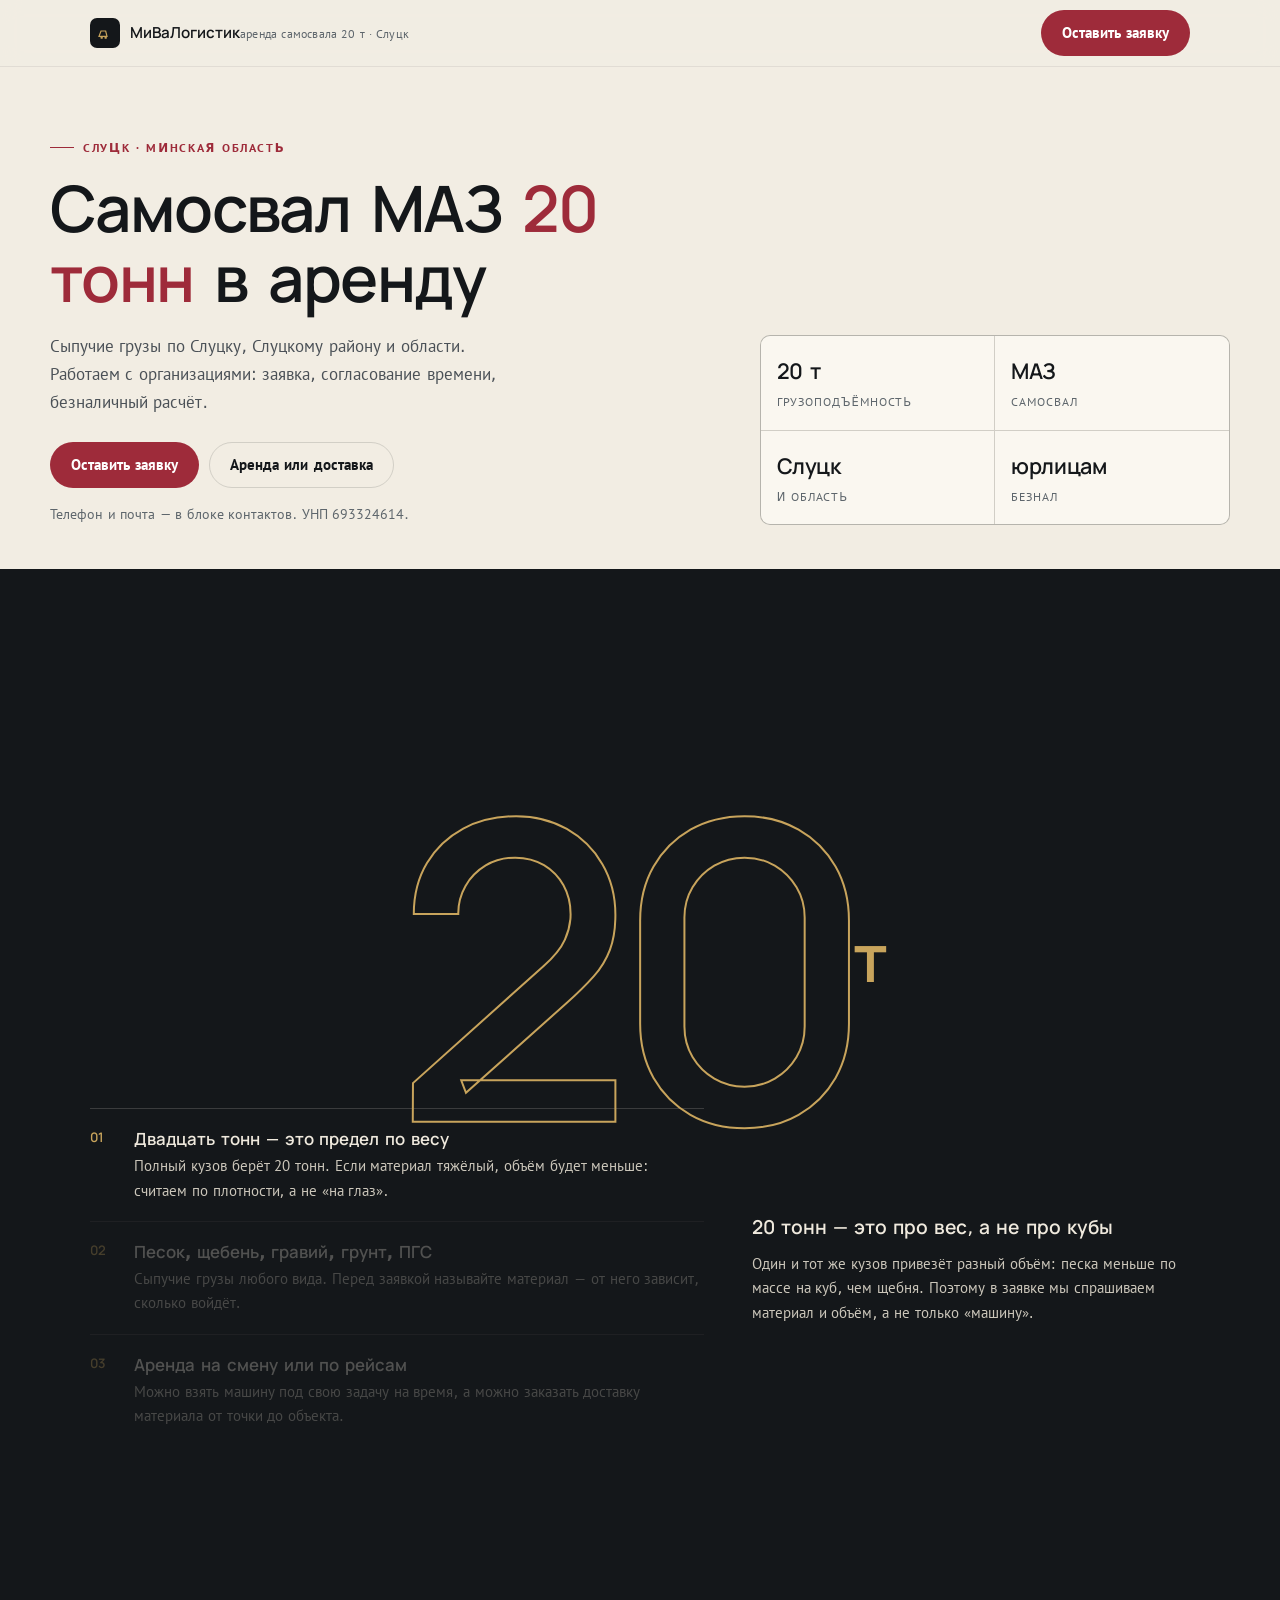
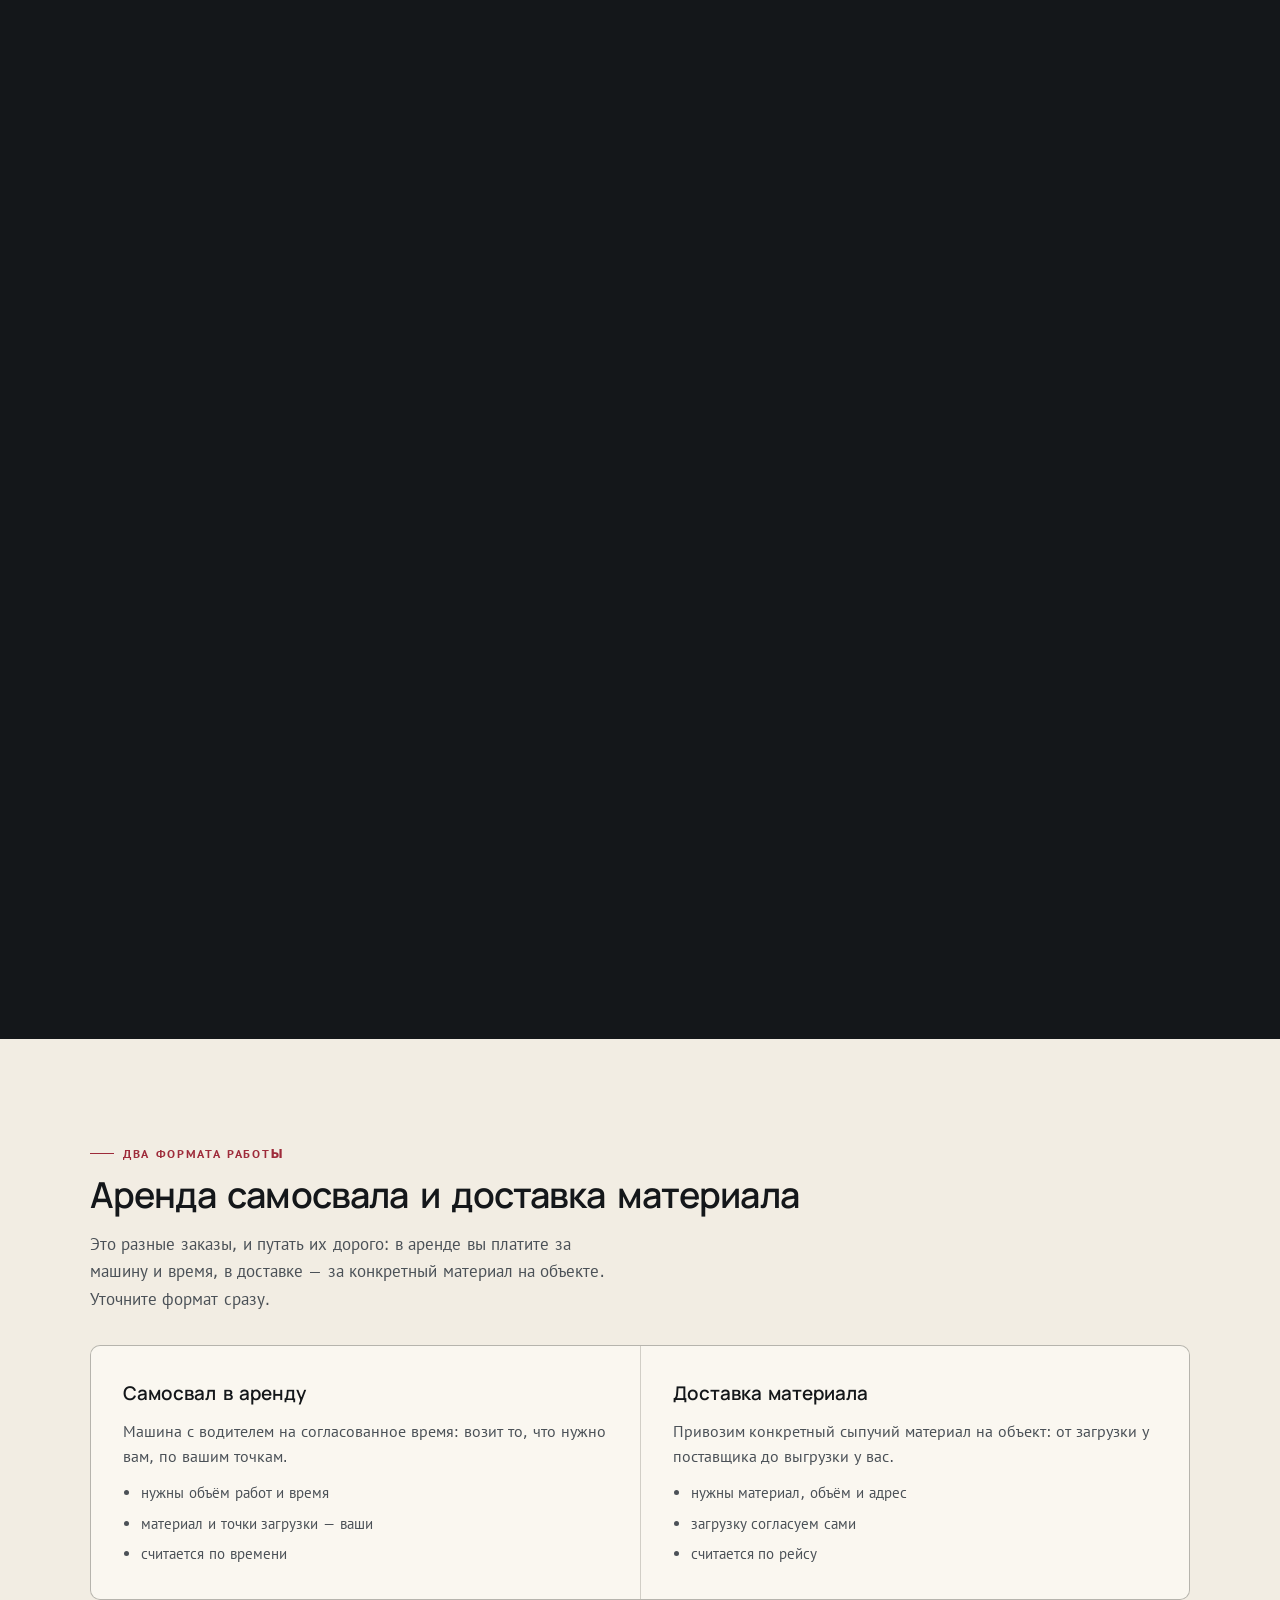
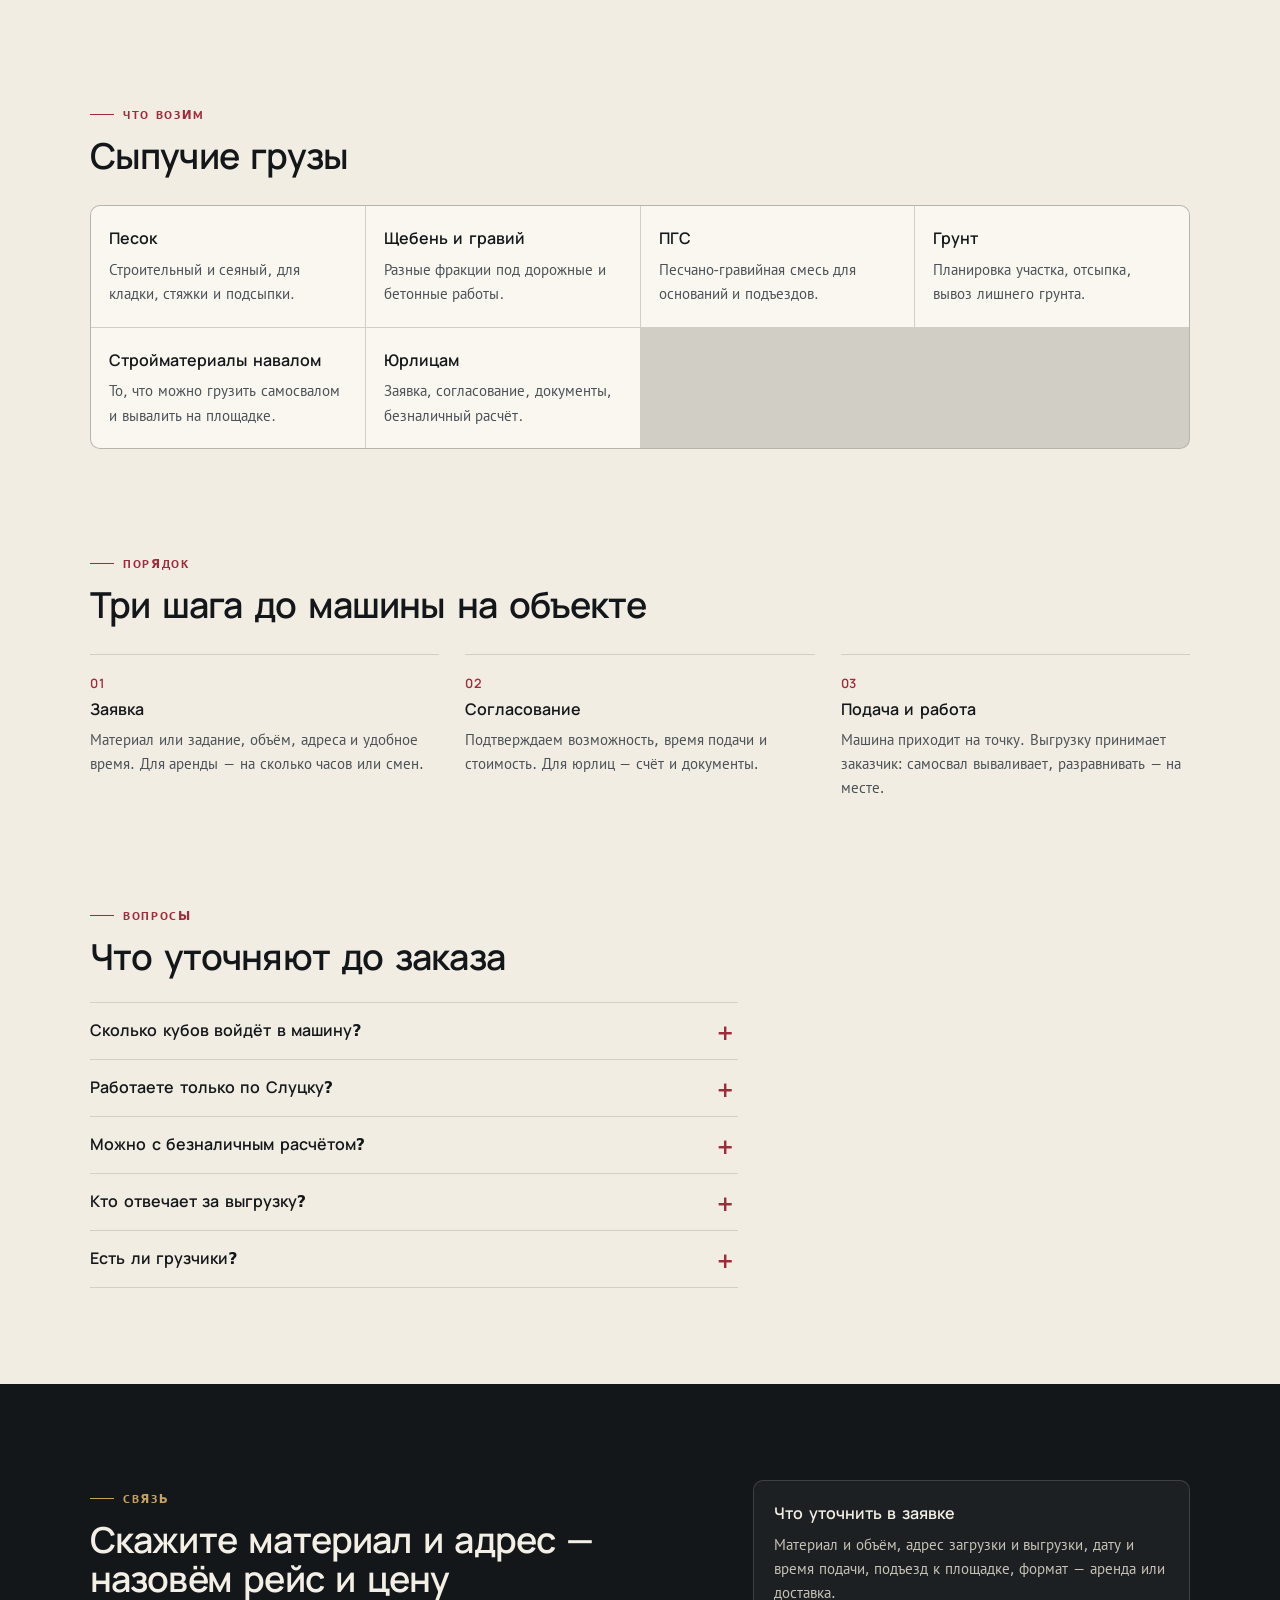
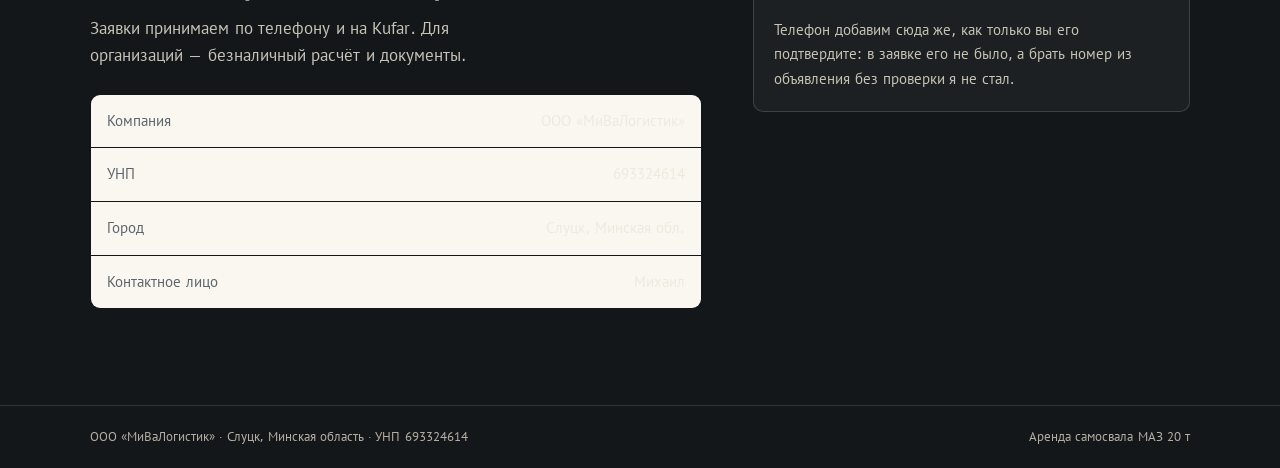
<file: index.html>
<!DOCTYPE html>
<html lang="ru">
<head>
<meta charset="UTF-8">
<meta name="viewport" content="width=device-width, initial-scale=1">
<title>Аренда самосвала МАЗ 20 тонн в Слуцке — доставка сыпучих грузов | МиВаЛогистик</title>
<meta name="description" content="ООО «МиВаЛогистик»: аренда самосвала МАЗ 20 тонн и доставка сыпучих грузов по Слуцку и Минской области. Работа с юрлицами, безналичный расчёт.">
<link rel="icon" href="favicon.svg" type="image/svg+xml">
<meta property="og:type" content="website">
<meta property="og:title" content="Аренда самосвала МАЗ 20 тонн — Слуцк">
<meta property="og:locale" content="ru_RU">
<style>
@font-face{font-family:'Manrope';font-style:normal;font-weight:600;font-display:swap;src:url('fonts/manrope-cyrillic-600.woff2') format('woff2');unicode-range:U+0301, U+0400-045F, U+0490-0491, U+04B0-04B1, U+2116}
@font-face{font-family:'Manrope';font-style:normal;font-weight:600;font-display:swap;src:url('fonts/manrope-latin-600.woff2') format('woff2');unicode-range:U+0000-00FF, U+0131, U+0152-0153, U+2000-206F, U+20AC, U+2122}
@font-face{font-family:'PT Sans';font-style:normal;font-weight:400;font-display:swap;src:url('fonts/pt-sans-cyrillic-400.woff2') format('woff2');unicode-range:U+0301, U+0400-045F, U+0490-0491, U+04B0-04B1, U+2116}
@font-face{font-family:'PT Sans';font-style:normal;font-weight:400;font-display:swap;src:url('fonts/pt-sans-latin-400.woff2') format('woff2');unicode-range:U+0000-00FF, U+0131, U+0152-0153, U+2000-206F, U+20AC, U+2122}
@font-face{font-family:'PT Sans';font-style:normal;font-weight:700;font-display:swap;src:url('fonts/pt-sans-cyrillic-700.woff2') format('woff2');unicode-range:U+0301, U+0400-045F, U+0490-0491, U+04B0-04B1, U+2116}
@font-face{font-family:'PT Sans';font-style:normal;font-weight:700;font-display:swap;src:url('fonts/pt-sans-latin-700.woff2') format('woff2');unicode-range:U+0000-00FF, U+0131, U+0152-0153, U+2000-206F, U+20AC, U+2122}

:root{
 --paper:#f2ede3; --paper2:#faf7f0; --ink:#14171a; --ink2:#4b5157; --ink3:#5e666c;
 --line:rgba(20,23,26,.14); --line2:rgba(20,23,26,.08);
 --krap:#9e2b3a; --krap-d:#7d2130; --gold:#c8a45c;
 --r:10px; --f:"Manrope",system-ui,sans-serif; --fb:"PT Sans",system-ui,sans-serif;
}
*{margin:0;padding:0;box-sizing:border-box}
html{-webkit-text-size-adjust:100%;scroll-behavior:smooth}
body{font-family:var(--fb);background:var(--paper);color:var(--ink);font-size:1.0625rem;line-height:1.62;overflow-x:hidden;-webkit-font-smoothing:antialiased}
a{color:inherit;text-decoration:none}
img{max-width:100%;display:block}
.wrap{max-width:1180px;margin:0 auto;padding:0 clamp(18px,4vw,40px)}
h1,h2,h3{font-family:var(--f);font-weight:600;line-height:1.1;letter-spacing:-.025em;overflow-wrap:anywhere}
h1{font-size:clamp(2.2rem,5vw,4rem)}
h2{font-size:clamp(1.5rem,2.8vw,2.25rem)}
.kick{display:inline-flex;align-items:center;gap:9px;font-size:.74rem;letter-spacing:.14em;text-transform:uppercase;color:var(--krap);font-weight:600}
.kick::before{content:"";width:24px;height:1px;background:currentColor}
.dark .kick{color:var(--gold)}
.hdr{position:sticky;top:0;z-index:60;background:rgba(242,237,227,.93);backdrop-filter:blur(10px);border-bottom:1px solid var(--line2)}
.hrow{display:flex;align-items:center;justify-content:space-between;gap:14px;min-height:66px}
.logo{display:flex;align-items:center;gap:10px;min-width:0;overflow:hidden}
.logo i{width:30px;height:30px;border-radius:7px;background:var(--ink);display:grid;place-items:center;flex:none}
.lg-t{font-family:var(--f);font-weight:600;font-size:.95rem;white-space:nowrap;overflow:hidden;text-overflow:ellipsis}
.lg-s{font-size:.72rem;color:var(--ink3);letter-spacing:.02em}
.btn{display:inline-flex;align-items:center;justify-content:center;gap:9px;min-height:46px;padding:0 20px;border-radius:999px;font-weight:600;font-size:.94rem;border:1px solid transparent;transition:background .18s cubic-bezier(.16,1,.3,1),color .18s,border-color .18s;cursor:pointer;font-family:var(--fb)}
.btn-acc{background:var(--krap);color:#fff}
.btn-acc:hover{background:var(--krap-d)}
.btn-ghost{border-color:var(--line);color:var(--ink)}
.btn-ghost:hover{background:rgba(20,23,26,.05)}
a:focus-visible,button:focus-visible,summary:focus-visible{outline:2px solid var(--krap);outline-offset:3px;border-radius:6px}
.hero{padding:clamp(34px,5vw,62px) 0 clamp(26px,4vw,44px);display:grid;grid-template-columns:minmax(0,7fr) minmax(0,5fr);gap:clamp(22px,4vw,52px);align-items:end}
.hero h1{margin:16px 0 0}
.hero h1 em{font-style:normal;color:var(--krap)}
.lead{margin-top:18px;max-width:52ch;color:var(--ink2);font-size:1.08rem}
.hero-cta{display:flex;flex-wrap:wrap;gap:10px;margin-top:26px}
.hnote{margin-top:14px;font-size:.9rem;color:var(--ink3)}
.facts{display:grid;grid-template-columns:repeat(2,minmax(0,1fr));gap:1px;background:var(--line);border:1px solid var(--line);border-radius:var(--r);overflow:hidden}
.facts div{background:var(--paper2);padding:18px 16px}
.facts b{display:block;font-family:var(--f);font-size:1.35rem;font-weight:600;letter-spacing:-.02em;font-variant-numeric:tabular-nums}
.facts span{display:block;font-size:.72rem;letter-spacing:.08em;text-transform:uppercase;color:var(--ink3);margin-top:4px;overflow-wrap:anywhere}
.pin{position:relative;height:230vh;background:var(--ink);color:#efe9dd}
.stage{position:sticky;top:0;height:100vh;overflow:hidden;display:flex;flex-direction:column;justify-content:center;padding:clamp(20px,4vw,44px) 0}
.num{font-family:var(--f);font-weight:600;font-size:clamp(9rem,34vw,26rem);line-height:.78;letter-spacing:-.06em;color:transparent;-webkit-text-stroke:2px var(--gold);font-variant-numeric:tabular-nums;transition:none}
.num small{font-size:.16em;letter-spacing:0;-webkit-text-stroke:0;color:var(--gold);vertical-align:super}
.st-grid{display:grid;grid-template-columns:minmax(0,7fr) minmax(0,5fr);gap:clamp(20px,4vw,48px);align-items:center;margin-top:-2vh}
.st-list{list-style:none;display:grid;gap:18px}
.st-list li{display:grid;grid-template-columns:32px 1fr;gap:12px;padding-top:16px;border-top:1px solid rgba(239,233,221,.18);opacity:.28;transition:opacity .32s cubic-bezier(.16,1,.3,1)}
.st-list li.on{opacity:1}
.st-list b{display:block;font-family:var(--f);font-weight:600;font-size:1.05rem}
.st-list p{color:#cbc6ba;font-size:.94rem;margin-top:2px}
.st-list i{font-style:normal;font-family:var(--f);font-size:.82rem;color:var(--gold);padding-top:2px}
.st-side p{color:#cbc6ba;font-size:.96rem}
.st-side .big{font-family:var(--f);font-size:1.2rem;color:#efe9dd;margin-bottom:8px}
.blk{padding:clamp(54px,7.5vw,96px) 0}
.blk-lead{margin-top:16px;max-width:60ch;color:var(--ink2)}
.modes{display:grid;grid-template-columns:repeat(2,minmax(0,1fr));gap:1px;background:var(--line);border:1px solid var(--line);border-radius:var(--r);overflow:hidden;margin-top:32px}
.mode{background:var(--paper2);padding:clamp(20px,3vw,32px)}
.mode b{display:block;font-family:var(--f);font-size:1.18rem;margin-bottom:10px}
.mode p{color:var(--ink2);font-size:.97rem}
.mode ul{margin-top:12px;padding-left:18px;color:var(--ink2);font-size:.95rem}
.mode li{margin-top:6px}
.grid3{display:grid;grid-template-columns:repeat(auto-fit,minmax(220px,1fr));gap:1px;background:var(--line);border:1px solid var(--line);border-radius:var(--r);overflow:hidden;margin-top:30px}
.grid3 div{background:var(--paper2);padding:20px 18px}
.grid3 b{display:block;font-family:var(--f);font-size:1rem;margin-bottom:6px}
.grid3 p{font-size:.93rem;color:var(--ink2)}
.steps{list-style:none;display:grid;grid-template-columns:repeat(3,minmax(0,1fr));gap:clamp(14px,2.4vw,26px);margin-top:30px}
.steps li{border-top:1px solid var(--line);padding-top:14px}
.steps b{display:block;font-family:var(--f);font-size:1rem;margin-bottom:5px}
.steps p{color:var(--ink2);font-size:.94rem}
.steps .no{font-family:var(--f);font-size:.8rem;color:var(--krap);letter-spacing:.06em}
.faq{margin-top:26px;border-top:1px solid var(--line);max-width:72ch}
.faq details{border-bottom:1px solid var(--line)}
.faq summary{cursor:pointer;list-style:none;padding:15px 30px 15px 0;position:relative;font-family:var(--f);font-weight:600;font-size:1rem}
.faq summary::-webkit-details-marker{display:none}
.faq summary::after{content:"+";position:absolute;right:4px;top:13px;font-size:1.3rem;color:var(--krap);transition:transform .2s}
.faq details[open] summary::after{transform:rotate(45deg)}
.faq p{padding:0 0 16px;color:var(--ink2);font-size:.96rem;max-width:66ch}
.dark{background:var(--ink);color:#efe9dd;padding:clamp(54px,7.5vw,96px) 0}
.dark h2{color:#f4efe4}
.cont{display:grid;grid-template-columns:minmax(0,7fr) minmax(0,5fr);gap:clamp(22px,4vw,52px);align-items:start}
.cbox{border:1px solid rgba(239,233,221,.16);border-radius:var(--r);padding:20px;background:rgba(255,255,255,.04)}
.cbox b{display:block;font-family:var(--f);font-size:1rem;margin-bottom:6px;color:#f4efe4}
.cbox p{color:#c7c2b6;font-size:.94rem}
.crow{display:grid;gap:1px;background:var(--line);border:1px solid var(--line);border-radius:var(--r);overflow:hidden;margin-top:24px}
.crow div{background:var(--paper2);padding:14px 16px;display:flex;justify-content:space-between;gap:12px;font-size:.95rem}
.crow span:first-child{color:var(--ink3)}
.crow span:last-child{font-variant-numeric:tabular-nums;text-align:right}
footer{background:var(--ink);border-top:1px solid rgba(239,233,221,.14);padding:20px 0}
.frow{display:flex;flex-wrap:wrap;justify-content:space-between;gap:8px;font-size:.82rem;color:#b4aea2}
.frow a{color:#b4aea2}
.frow a:hover{color:#fff}
@media(max-width:860px){
 .hero,.st-grid,.cont,.modes,.steps{grid-template-columns:minmax(0,1fr)}
 .facts{order:2}
 .pin{height:200vh}
 .num{font-size:clamp(7rem,38vw,12rem)}
 .st-grid{gap:16px;margin-top:8px}
 .st-list li{padding-top:10px}
}
@media(max-width:430px){.lg-s{display:none}.lg-t{white-space:normal;line-height:1.1}}
@media(prefers-reduced-motion:reduce){*{transition:none!important;animation:none!important}html{scroll-behavior:auto}}
</style>
</head>
<body id="top">
<header class="hdr">
  <div class="wrap hrow">
    <a class="logo" href="#top">
      <i><svg viewBox="0 0 24 24" width="16" height="16" aria-hidden="true"><path d="M3 17h12l-2-8H6l-3 8Z" fill="none" stroke="#c8a45c" stroke-width="1.8"/><circle cx="7" cy="19" r="1.8" fill="#c8a45c"/><circle cx="13" cy="19" r="1.8" fill="#c8a45c"/></svg></i>
      <span><span class="lg-t">МиВаЛогистик</span><span class="lg-s">аренда самосвала 20 т · Слуцк</span></span>
    </a>
    <a class="btn btn-acc" href="#contacts">Оставить заявку</a>
  </div>
</header>
<main>
<section class="hero wrap">
  <div>
    <div class="kick">Слуцк · Минская область</div>
    <h1>Самосвал МАЗ <em>20 тонн</em> в аренду</h1>
    <p class="lead">Сыпучие грузы по Слуцку, Слуцкому району и области. Работаем с организациями: заявка, согласование времени, безналичный расчёт.</p>
    <div class="hero-cta">
      <a class="btn btn-acc" href="#contacts">Оставить заявку</a>
      <a class="btn btn-ghost" href="#arenda">Аренда или доставка</a>
    </div>
    <p class="hnote">Телефон и почта — в блоке контактов. УНП 693324614.</p>
  </div>
  <div class="facts">
    <div><b>20 т</b><span>грузоподъёмность</span></div>
    <div><b>МАЗ</b><span>самосвал</span></div>
    <div><b>Слуцк</b><span>и область</span></div>
    <div><b>юрлицам</b><span>безнал</span></div>
  </div>
</section>
<section class="pin dark" id="dvadcat">
  <div class="stage">
    <div class="wrap">
      <div class="num" id="num">20<small>т</small></div>
    </div>
    <div class="wrap st-grid">
      <ul class="st-list" id="list">
        <li><i>01</i><div><b>Двадцать тонн — это предел по весу</b><p>Полный кузов берёт 20 тонн. Если материал тяжёлый, объём будет меньше: считаем по плотности, а не «на глаз».</p></div></li>
        <li><i>02</i><div><b>Песок, щебень, гравий, грунт, ПГС</b><p>Сыпучие грузы любого вида. Перед заявкой называйте материал — от него зависит, сколько войдёт.</p></div></li>
        <li><i>03</i><div><b>Аренда на смену или по рейсам</b><p>Можно взять машину под свою задачу на время, а можно заказать доставку материала от точки до объекта.</p></div></li>
      </ul>
      <div class="st-side">
        <p class="big" id="sideBig">20 тонн — это про вес, а не про кубы</p>
        <p id="sideP">Один и тот же кузов привезёт разный объём: песка меньше по массе на куб, чем, скажем, щебня. Поэтому в заявке мы спрашиваем материал и объём, а не только «машину».</p>
      </div>
    </div>
  </div>
</section>
<section class="blk" id="arenda">
  <div class="wrap">
    <div class="kick">Два формата работы</div>
    <h2 style="margin-top:12px">Аренда самосвала и доставка материала</h2>
    <p class="blk-lead">Это разные заказы, и путать их дорого: в аренде вы платите за машину и время, в доставке — за конкретный материал на объекте. Уточните формат сразу.</p>
    <div class="modes">
      <div class="mode">
        <b>Самосвал в аренду</b>
        <p>Машина с водителем на согласованное время: возит то, что нужно вам, по вашим точкам.</p>
        <ul><li>нужны объём работ и время</li><li>материал и точки загрузки — ваши</li><li>считается по времени</li></ul>
      </div>
      <div class="mode">
        <b>Доставка материала</b>
        <p>Привозим конкретный сыпучий материал на объект: от загрузки у поставщика до выгрузки у вас.</p>
        <ul><li>нужны материал, объём и адрес</li><li>загрузку согласуем сами</li><li>считается по рейсу</li></ul>
      </div>
    </div>
  </div>
</section>
<section class="blk" id="gruz" style="padding-top:0">
  <div class="wrap">
    <div class="kick">Что возим</div>
    <h2 style="margin-top:12px">Сыпучие грузы</h2>
    <div class="grid3">
      <div><b>Песок</b><p>Строительный и сеяный, для кладки, стяжки и подсыпки.</p></div>
      <div><b>Щебень и гравий</b><p>Разные фракции под дорожные и бетонные работы.</p></div>
      <div><b>ПГС</b><p>Песчано-гравийная смесь для оснований и подъездов.</p></div>
      <div><b>Грунт</b><p>Планировка участка, отсыпка, вывоз лишнего грунта.</p></div>
      <div><b>Стройматериалы навалом</b><p>То, что можно грузить самосвалом и вывалить на площадке.</p></div>
      <div><b>Юрлицам</b><p>Заявка, согласование, документы, безналичный расчёт.</p></div>
    </div>
  </div>
</section>
<section class="blk" id="poryadok" style="padding-top:0">
  <div class="wrap">
    <div class="kick">Порядок</div>
    <h2 style="margin-top:12px">Три шага до машины на объекте</h2>
    <ol class="steps">
      <li><span class="no">01</span><b>Заявка</b><p>Материал или задание, объём, адреса и удобное время. Для аренды — на сколько часов или смен.</p></li>
      <li><span class="no">02</span><b>Согласование</b><p>Подтверждаем возможность, время подачи и стоимость. Для юрлиц — счёт и документы.</p></li>
      <li><span class="no">03</span><b>Подача и работа</b><p>Машина приходит на точку. Выгрузку принимает заказчик: самосвал вываливает, разравнивать — на месте.</p></li>
    </ol>
  </div>
</section>
<section class="blk" id="vop" style="padding-top:0">
  <div class="wrap">
    <div class="kick">Вопросы</div>
    <h2 style="margin-top:12px">Что уточняют до заказа</h2>
    <div class="faq">
      <details><summary>Сколько кубов войдёт в машину?</summary><p>Зависит от материала: предел — 20 тонн веса, а объём считается по плотности конкретного материала. Назовите материал и объём — посчитаем, сколько рейсов нужно.</p></details>
      <details><summary>Работаете только по Слуцку?</summary><p>База в Слуцке, работаем по Минской области. Дальние рейсы обсуждаются отдельно по маршруту.</p></details>
      <details><summary>Можно с безналичным расчётом?</summary><p>Да, работаем с организациями: заявка, счёт, документы.</p></details>
      <details><summary>Кто отвечает за выгрузку?</summary><p>Самосвал поднимает кузов и вываливает материал. Приёмка и разравнивание на объекте — на стороне заказчика.</p></details>
      <details><summary>Есть ли грузчики?</summary><p>Самосвал грузчиков не предоставляет. Если нужна помощь с погрузкой или разбором — скажите, обсудим отдельно.</p></details>
    </div>
  </div>
</section>
<section class="dark" id="contacts">
  <div class="wrap cont">
    <div>
      <div class="kick">Связь</div>
      <h2 style="margin:12px 0 16px">Скажите материал и адрес — назовём рейс и цену</h2>
      <p style="color:#c7c2b6;max-width:46ch">Заявки принимаем по телефону и на Kufar. Для организаций — безналичный расчёт и документы.</p>
      <div class="crow">
        <div><span>Компания</span><span>ООО «МиВаЛогистик»</span></div>
        <div><span>УНП</span><span>693324614</span></div>
        <div><span>Город</span><span>Слуцк, Минская обл.</span></div>
        <div><span>Контактное лицо</span><span>Михаил</span></div>
      </div>
    </div>
    <div class="cbox">
      <b>Что уточнить в заявке</b>
      <p>Материал и объём, адрес загрузки и выгрузки, дату и время подачи, подъезд к площадке, формат — аренда или доставка.</p>
      <p style="margin-top:12px">Телефон добавим сюда же, как только вы его подтвердите: в заявке его не было, а брать номер из объявления без проверки я не стал.</p>
    </div>
  </div>
</section>
</main>
<footer>
  <div class="wrap frow">
    <span>ООО «МиВаЛогистик» · Слуцк, Минская область · УНП 693324614</span>
    <span>Аренда самосвала МАЗ 20 т</span>
  </div>
</footer>
<script>
(function(){
  var reduce = matchMedia('(prefers-reduced-motion: reduce)').matches;
  var pin = document.getElementById('dvadcat');
  var num = document.getElementById('num');
  var items = [].slice.call(document.querySelectorAll('#list li'));
  var sideBig = document.getElementById('sideBig'), sideP = document.getElementById('sideP');
  var sides = [
    ['20 тонн — это про вес, а не про кубы','Один и тот же кузов привезёт разный объём: песка меньше по массе на куб, чем щебня. Поэтому в заявке мы спрашиваем материал и объём, а не только «машину».'],
    ['Материал решает, сколько рейсов','Песок, щебень, гравий, грунт, ПГС ведут себя по-разному в кузове. Назовите материал — и мы скажем, один рейс или несколько.'],
    ['Двадцать тонн в аренде и в доставке','В аренде вы платите за машину и время. В доставке — за материал, привезённый на объект. Формат меняет и цену, и сроки.']
  ];
  function apply(p) {
    var k = p < .34 ? 0 : (p < .72 ? 1 : 2);
    items.forEach(function(li,i){ li.classList.toggle('on', i === k); });
    sideBig.textContent = sides[k][0];
    sideP.textContent = sides[k][1];
    var scale = 1 - Math.min(.42, p * .42);
    num.style.transform = 'scale(' + scale.toFixed(3) + ')';
    num.style.opacity = String(1 - Math.min(.5, p * .5));
  }
  if (reduce) { apply(.05); return; }
  apply(0);
  var raf = false;
  function upd() {
    raf = false;
    var r = pin.getBoundingClientRect();
    var span = r.height - innerHeight;
    var p = span > 0 ? Math.min(1, Math.max(0, -r.top / span)) : 1;
    apply(p);
  }
  addEventListener('scroll', function(){ if(!raf){raf=true;requestAnimationFrame(upd);} }, {passive:true});
  addEventListener('resize', upd);
  upd();
})();
</script>
</body>
</html>
</file>
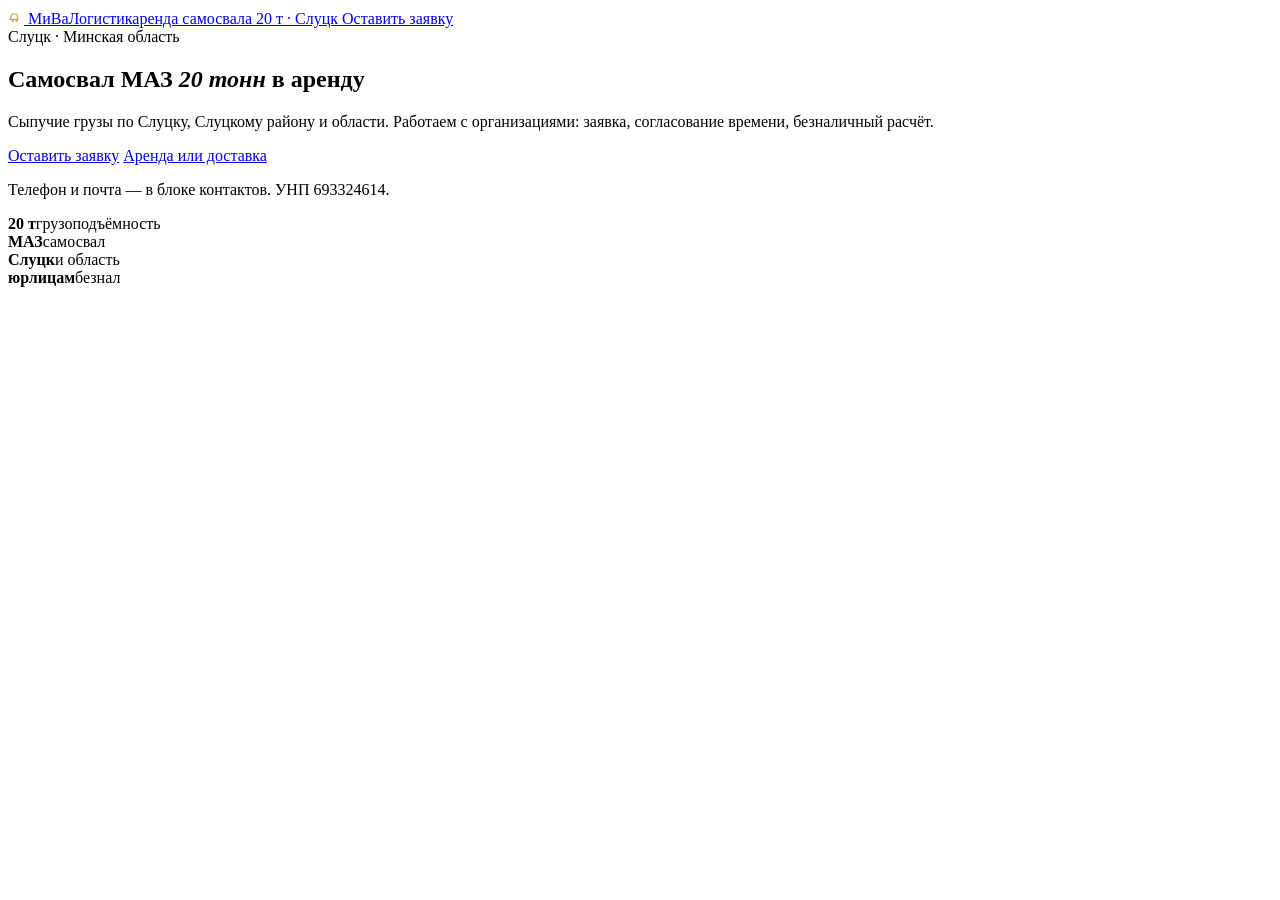
<file: m1.html>
<body id="top">
<header class="hdr">
  <div class="wrap hrow">
    <a class="logo" href="#top">
      <i><svg viewBox="0 0 24 24" width="16" height="16" aria-hidden="true"><path d="M3 17h12l-2-8H6l-3 8Z" fill="none" stroke="#c8a45c" stroke-width="1.8"/><circle cx="7" cy="19" r="1.8" fill="#c8a45c"/><circle cx="13" cy="19" r="1.8" fill="#c8a45c"/></svg></i>
      <span><span class="lg-t">МиВаЛогистик</span><span class="lg-s">аренда самосвала 20 т · Слуцк</span></span>
    </a>
    <a class="btn btn-acc" href="#contacts">Оставить заявку</a>
  </div>
</header>
<main>
<section class="hero wrap">
  <div>
    <div class="kick">Слуцк · Минская область</div>
    <h1>Самосвал МАЗ <em>20 тонн</em> в аренду</h1>
    <p class="lead">Сыпучие грузы по Слуцку, Слуцкому району и области. Работаем с организациями: заявка, согласование времени, безналичный расчёт.</p>
    <div class="hero-cta">
      <a class="btn btn-acc" href="#contacts">Оставить заявку</a>
      <a class="btn btn-ghost" href="#arenda">Аренда или доставка</a>
    </div>
    <p class="hnote">Телефон и почта — в блоке контактов. УНП 693324614.</p>
  </div>
  <div class="facts">
    <div><b>20 т</b><span>грузоподъёмность</span></div>
    <div><b>МАЗ</b><span>самосвал</span></div>
    <div><b>Слуцк</b><span>и область</span></div>
    <div><b>юрлицам</b><span>безнал</span></div>
  </div>
</section>
</file>
